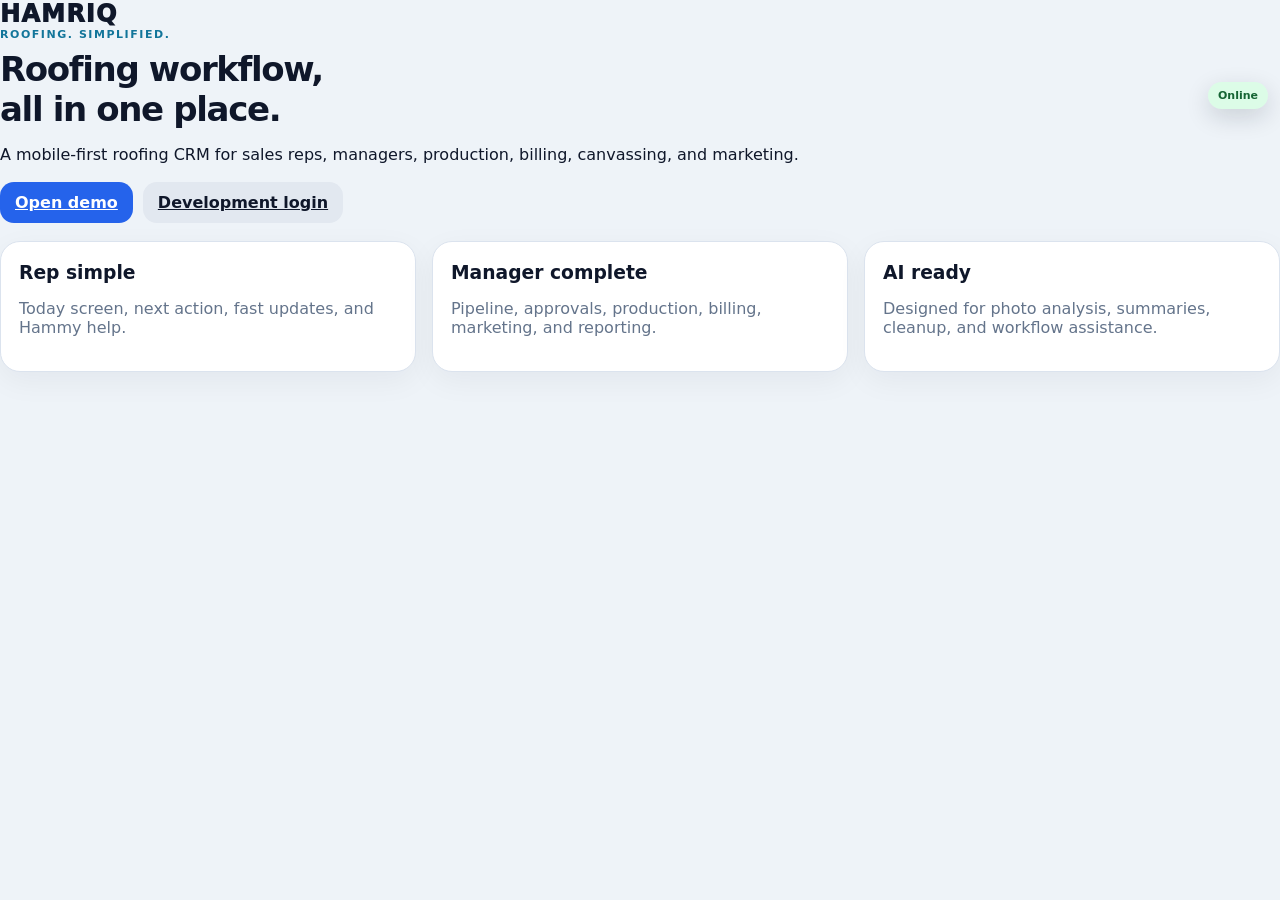
<file: index.html>
<!doctype html>
<html lang="en">
<head>
  <meta charset="utf-8" />
  <meta name="viewport" content="width=device-width, initial-scale=1, viewport-fit=cover" />
  <meta name="theme-color" content="#0b1220" />
  <meta http-equiv="Cache-Control" content="no-store, no-cache, must-revalidate, max-age=0" />
  <meta http-equiv="Pragma" content="no-cache" />
  <meta http-equiv="Expires" content="0" />
  <title>HAMRIQ</title>
  <link rel="stylesheet" href="styles.css?v=20261002-mobile-home-v5" />
  <link rel="stylesheet" href="src/workspace/mobile-consolidated-flows.css?v=20261002-mobile-home-v5" />
  <link rel="stylesheet" href="src/workspace/final-workflow-batch.css?v=20261002-mobile-home-v5" />
  <link rel="stylesheet" href="src/workspace/final-operations-finish.css?v=20261002-mobile-home-v5" />
  <link rel="stylesheet" href="src/workspace/inspection-photo-finish.css?v=20261002-mobile-home-v5" />
  <link rel="stylesheet" href="src/workspace/approved-features-completion.css?v=20261002-mobile-home-v5" />
  <link rel="stylesheet" href="src/workspace/approved-functionality-pack.css?v=20261002-mobile-home-v5" />
  <link rel="stylesheet" href="src/workspace/approved-remaining-pack.css?v=20261002-mobile-home-v5" />
  <link rel="stylesheet" href="src/workspace/provider-adapters.css?v=20261002-mobile-home-v5" />
  <link rel="stylesheet" href="src/workspace/estimate-supplement-priority.css?v=20261002-mobile-home-v5" />
  <link rel="stylesheet" href="src/workspace/estimate-supplement-engine.css?v=20261002-mobile-home-v5" />
  <link rel="stylesheet" href="src/workspace/field-sales-intelligence.css?v=20261002-mobile-home-v5" />
  <link rel="stylesheet" href="src/workspace/customer-ops-intelligence.css?v=20261002-mobile-home-v5" />
  <link rel="stylesheet" href="src/workspace/completeness-dashboard.css?v=20261002-mobile-home-v5" />
  <link rel="stylesheet" href="src/workspace/runtime-self-check.css?v=20261002-mobile-home-v5" />
  <link rel="stylesheet" href="src/workspace/lost-feature-recovery.css?v=20261002-mobile-home-v5" />
  <link rel="stylesheet" href="src/workspace/fire-urgency.css?v=20261002-mobile-home-v5" />
  <link rel="stylesheet" href="src/workspace/completion-polish.css?v=20261002-mobile-home-v5" />
  <link rel="stylesheet" href="src/workspace/mobile-home.css?v=20261002-mobile-home-v5" />
</head>
<body>
  <div id="app"></div>
  <script>
    const HAMRIQ_BUILD_VERSION = '20261002-mobile-home-v5';
    const host = location.hostname.toLowerCase();
    function showLoadIssue(path) {
      const box = document.getElementById('hamriqLoadIssues') || (() => {
        const el = document.createElement('div');
        el.id = 'hamriqLoadIssues';
        el.style.cssText = 'position:fixed;left:12px;right:12px;bottom:12px;z-index:99999;background:#7f1d1d;color:white;border:1px solid #fecaca;border-radius:14px;padding:12px;font:13px/1.35 system-ui, sans-serif;box-shadow:0 18px 50px rgba(0,0,0,.35)';
        el.innerHTML = '<strong>HAMRIQ load warning</strong><div id="hamriqLoadIssueList" style="margin-top:6px"></div>';
        document.body.appendChild(el);
        return el;
      })();
      const list = box.querySelector('#hamriqLoadIssueList');
      const item = document.createElement('div');
      item.textContent = `Could not load: ${path}`;
      list.appendChild(item);
    }
    if (host === 'hamriq.com' || host === 'www.hamriq.com') {
      location.replace('/landing.html');
    } else {
      const load = path => {
        const s = document.createElement('script');
        s.type = 'module';
        s.src = `${path}?v=${HAMRIQ_BUILD_VERSION}`;
        s.onerror = () => showLoadIssue(path);
        document.body.appendChild(s);
      };
      load('app.js');
      load('src/workspace/mobile-consolidated-flows.mjs');
      load('src/workspace/hammy-action-layer.mjs');
      load('src/workspace/final-workflow-batch.mjs');
      load('src/workspace/final-operations-finish.mjs');
      load('src/workspace/inspection-photo-finish.mjs');
      load('src/workspace/approved-features-completion.mjs');
      load('src/workspace/approved-functionality-pack.mjs');
      load('src/workspace/approved-remaining-pack.mjs');
      load('src/workspace/provider-adapters.mjs');
      load('src/workspace/estimate-supplement-priority.mjs');
      load('src/workspace/estimate-supplement-engine.mjs');
      load('src/workspace/field-sales-intelligence.mjs');
      load('src/workspace/customer-ops-intelligence.mjs');
      load('src/workspace/completeness-dashboard.mjs');
      load('src/workspace/runtime-self-check.mjs');
      load('src/workspace/lost-feature-recovery.mjs');
      load('src/workspace/fire-urgency.mjs');
      load('src/workspace/completion-polish.mjs');
      load('src/workspace/mobile-home.mjs');
    }
  </script>
</body>
</html>
</file>
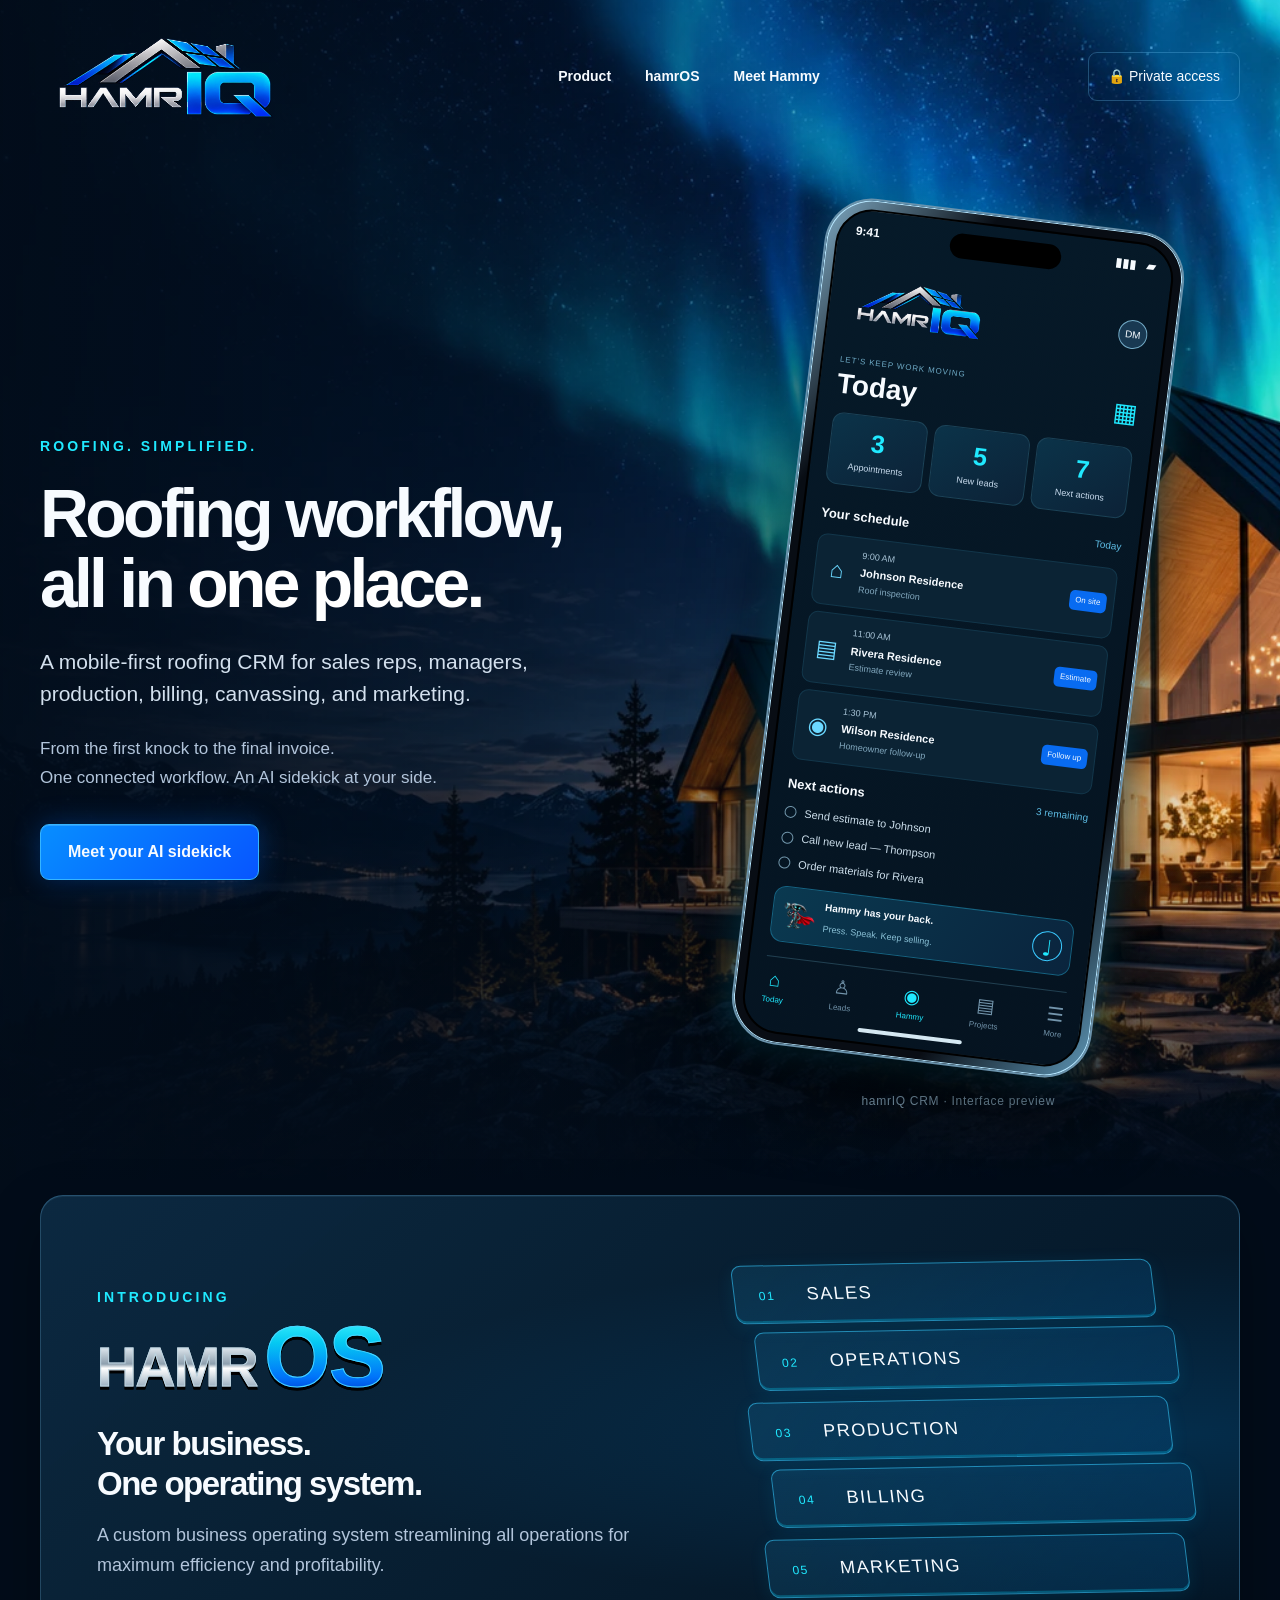
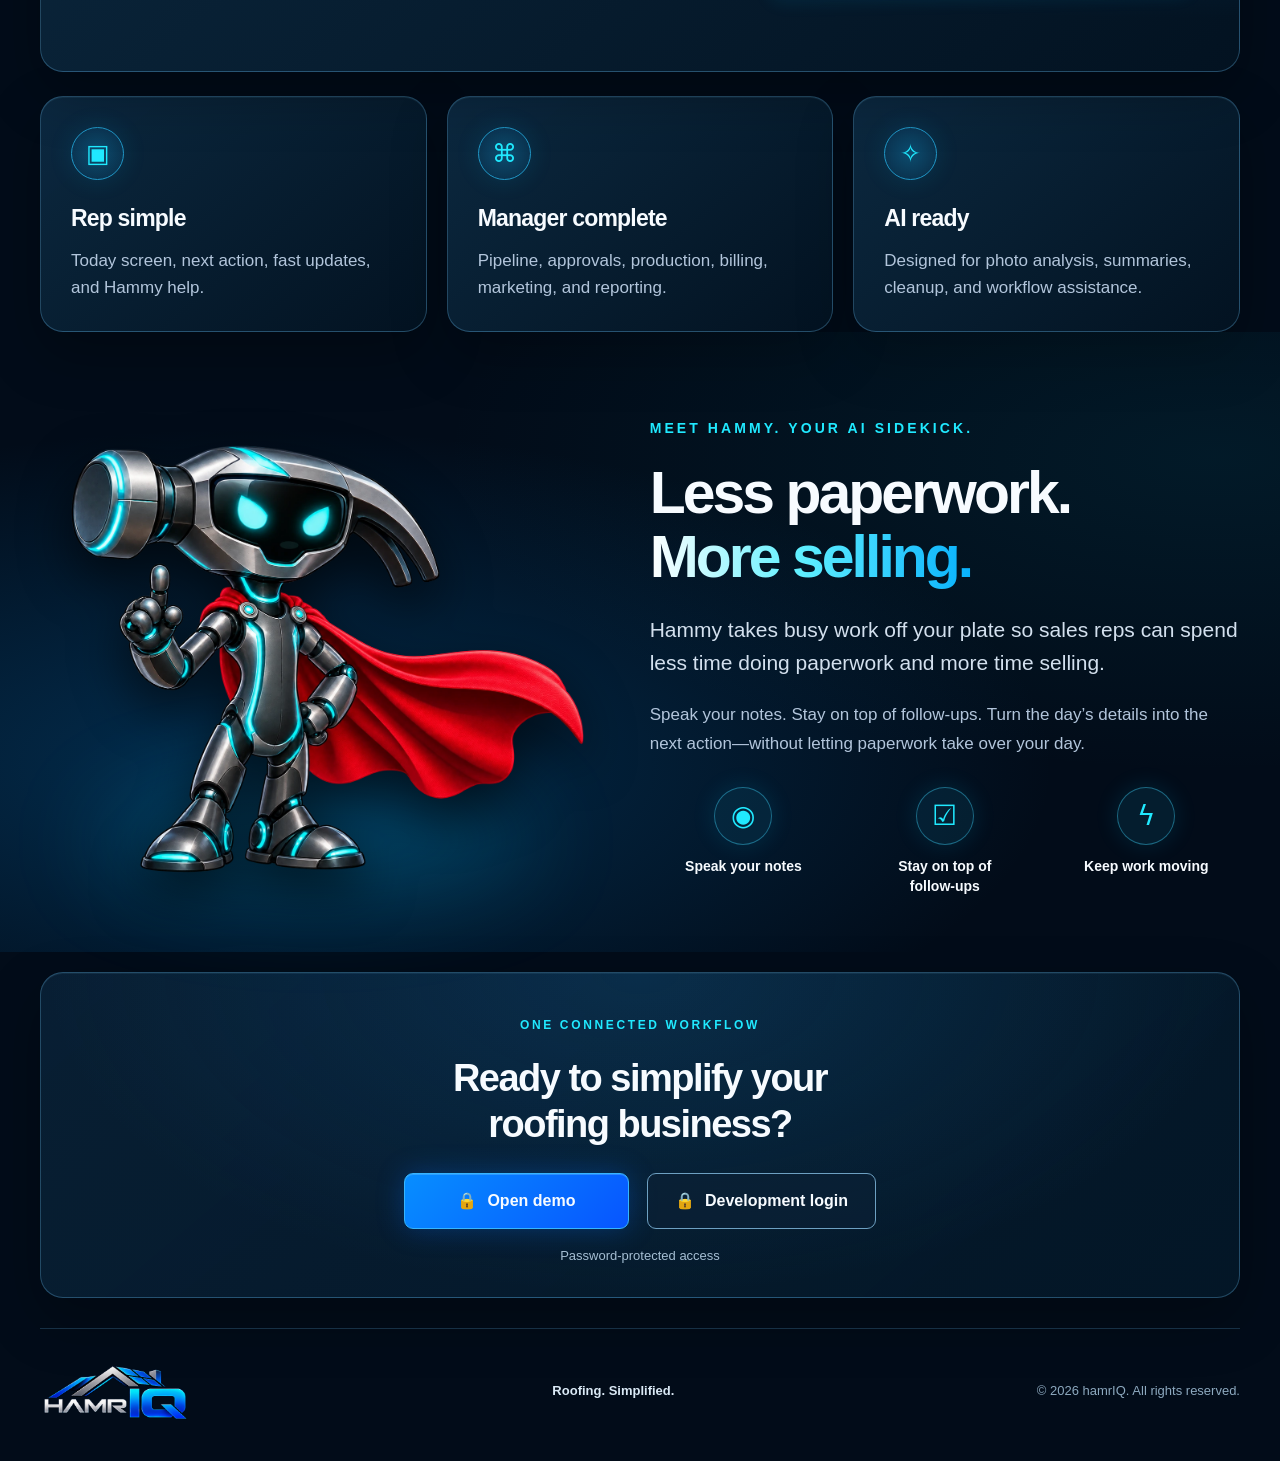
<file: landing.html>
<!doctype html>
<html lang="en">
<head>
  <meta charset="utf-8">
  <meta name="viewport" content="width=device-width, initial-scale=1, viewport-fit=cover">
  <meta name="theme-color" content="#020c19">
  <meta name="description" content="hamrIQ brings your roofing workflow into one place. Meet hamrOS, your custom business operating system, and Hammy, your AI sidekick. Less paperwork. More selling.">
  <title>hamrIQ — Roofing. Simplified.</title>
  <link rel="stylesheet" href="/landing.css?v=aurora-20261001">
</head>
<body>
  <header class="header container">
    <a class="brand" href="#home" aria-label="hamrIQ home"><img src="/assets/hamriq-logo.webp" alt="hamrIQ" width="310" height="155"></a>
    <nav aria-label="Main navigation"><a href="#product">Product</a><a href="#hamros">hamrOS</a><a href="#hammy">Meet Hammy</a></nav>
    <a class="nav-access" href="#access"><span aria-hidden="true">&#128274;</span> Private access</a>
  </header>
  <main id="home">
    <section class="hero" id="product">
      <div class="hero-image" aria-hidden="true"></div>
      <div class="hero-layout container">
        <div class="hero-copy">
          <p class="eyebrow">ROOFING. SIMPLIFIED.</p>
          <h1>Roofing workflow,<br>all in <span>one place.</span></h1>
          <p class="lead">A mobile-first roofing CRM for sales reps, managers, production, billing, canvassing, and marketing.</p>
          <p class="hero-note">From the first knock to the final invoice.<br>One connected workflow. An AI sidekick at your side.</p>
          <a class="button primary" href="#hammy">Meet your AI sidekick</a>
        </div>
        <div class="product-visual">
          <div class="iphone" aria-label="Illustrative hamrIQ CRM preview">
            <div class="phone-screen">
              <div class="status"><span>9:41</span><span class="island" aria-hidden="true"></span><span aria-hidden="true">▮▮▮ &nbsp; ▰</span></div>
              <div class="app-brand"><img src="/assets/hamriq-logo.webp" alt="hamrIQ" width="145" height="73"><span class="avatar" aria-hidden="true">DM</span></div>
              <div class="app-heading"><div><small>LET’S KEEP WORK MOVING</small><h2>Today</h2></div><span class="calendar-icon" aria-hidden="true">▦</span></div>
              <div class="stats"><div><strong>3</strong><span>Appointments</span></div><div><strong>5</strong><span>New leads</span></div><div><strong>7</strong><span>Next actions</span></div></div>
              <div class="list-label">Your schedule <span>Today</span></div>
              <div class="appointment"><span class="app-icon" aria-hidden="true">⌂</span><div><small>9:00 AM</small><b>Johnson Residence</b><span>Roof inspection</span></div><em>On site</em></div>
              <div class="appointment"><span class="app-icon" aria-hidden="true">▤</span><div><small>11:00 AM</small><b>Rivera Residence</b><span>Estimate review</span></div><em>Estimate</em></div>
              <div class="appointment"><span class="app-icon" aria-hidden="true">◉</span><div><small>1:30 PM</small><b>Wilson Residence</b><span>Homeowner follow-up</span></div><em>Follow up</em></div>
              <div class="list-label next-label">Next actions <span>3 remaining</span></div>
              <div class="next-action"><i></i><span>Send estimate to Johnson</span></div>
              <div class="next-action"><i></i><span>Call new lead — Thompson</span></div>
              <div class="next-action"><i></i><span>Order materials for Rivera</span></div>
              <div class="hammy-app"><img src="/assets/hammy.webp" alt="" width="48" height="54"><div><b>Hammy has your back.</b><span>Press. Speak. Keep selling.</span></div><span class="mic" aria-hidden="true">♩</span></div>
              <div class="app-tabs" aria-hidden="true"><span class="active">⌂<small>Today</small></span><span>♙<small>Leads</small></span><span class="hammy-tab">◉<small>Hammy</small></span><span>▤<small>Projects</small></span><span>☰<small>More</small></span></div>
              <div class="home-indicator" aria-hidden="true"></div>
            </div>
          </div>
          <p class="preview-caption">hamrIQ CRM · Interface preview</p>
        </div>
      </div>
    </section>
    <section id="hamros" class="os-section container">
      <div class="os-panel glass">
        <div class="os-copy"><p class="eyebrow">INTRODUCING</p><div class="os-wordmark" aria-label="hamrOS"><span>HAMR</span><strong>OS</strong></div><h2>Your business.<br>One operating system.</h2><p>A custom business operating system streamlining all operations for maximum efficiency and profitability.</p></div>
        <div class="os-stack" aria-label="Connected business operations"><div><span>01</span> Sales</div><div><span>02</span> Operations</div><div><span>03</span> Production</div><div><span>04</span> Billing</div><div><span>05</span> Marketing</div></div>
      </div>
      <div class="feature-grid">
        <article class="glass feature"><div class="feature-icon" aria-hidden="true">▣</div><h3>Rep simple</h3><p>Today screen, next action, fast updates, and Hammy help.</p></article>
        <article class="glass feature"><div class="feature-icon" aria-hidden="true">⌘</div><h3>Manager complete</h3><p>Pipeline, approvals, production, billing, marketing, and reporting.</p></article>
        <article class="glass feature"><div class="feature-icon" aria-hidden="true">✧</div><h3>AI ready</h3><p>Designed for photo analysis, summaries, cleanup, and workflow assistance.</p></article>
      </div>
    </section>
    <section id="hammy" class="hammy-section">
      <div class="hammy-layout container"><div class="hammy-art"><div class="character-glow" aria-hidden="true"></div><img src="/assets/hammy.webp" alt="Hammy, the chrome hammer-headed AI sidekick with cyan eyes and a red cape" width="650" height="650" loading="lazy"></div>
        <div class="hammy-copy"><p class="eyebrow">MEET HAMMY. YOUR AI SIDEKICK.</p><h2>Less paperwork.<br><span>More selling.</span></h2><p class="lead">Hammy takes busy work off your plate so sales reps can spend less time doing paperwork and more time selling.</p><p class="hammy-description">Speak your notes. Stay on top of follow-ups. Turn the day’s details into the next action—without letting paperwork take over your day.</p><div class="ai-features"><div><span aria-hidden="true">◉</span><b>Speak your notes</b></div><div><span aria-hidden="true">☑</span><b>Stay on top of follow-ups</b></div><div><span aria-hidden="true">ϟ</span><b>Keep work moving</b></div></div></div>
      </div>
    </section>
    <section id="access" class="access-section container"><div class="glass access-panel"><p class="eyebrow">ONE CONNECTED WORKFLOW</p><h2>Ready to simplify your<br>roofing business?</h2><div class="actions"><a class="button primary" href="https://hamriq.app"><span aria-hidden="true">&#128274;</span> Open demo</a><a class="button secondary" href="https://dev.hamriq.app"><span aria-hidden="true">&#128274;</span> Development login</a></div><p class="locknote">Password-protected access</p></div></section>
  </main>
  <footer class="container footer"><a class="brand" href="#home" aria-label="hamrIQ home"><img src="/assets/hamriq-logo.webp" alt="hamrIQ" width="180" height="90" loading="lazy"></a><p>Roofing. Simplified.</p><p>© 2026 hamrIQ. All rights reserved.</p></footer>
</body>
</html>
</file>
<file: styles.css>
*{box-sizing:border-box}html{background:#eef3f8}body{margin:0;font-family:Inter,system-ui,-apple-system,Segoe UI,sans-serif;background:#eef3f8;color:#0f172a}button,input,select,textarea{font:inherit}button{cursor:pointer}.shell{min-height:100vh}.top{height:72px;background:#07111f;color:#fff;display:flex;align-items:center;justify-content:space-between;padding:0 max(16px,env(safe-area-inset-left));position:sticky;top:0;z-index:20;box-shadow:0 10px 26px #0f172a30}.brand{font-weight:950;letter-spacing:.05em;font-size:24px}.brand span{font-size:12px;opacity:.7;margin-left:8px}.layout{display:flex;min-height:calc(100vh - 72px)}nav{width:240px;background:#0d1829;color:#cbd5e1;padding:16px;display:flex;flex-direction:column;gap:8px;position:sticky;top:72px;height:calc(100vh - 72px)}nav button{border:0;background:transparent;color:inherit;text-align:left;padding:13px 14px;border-radius:14px;font-weight:750}nav button.active,nav button:hover{background:#1e293b;color:#fff}.main{flex:1;padding:24px 24px 110px;max-width:1450px;margin:0 auto;width:100%}h1{margin:.1rem 0 .25rem;font-size:34px;letter-spacing:-.04em}h2,h3{margin:.15rem 0}.grid{display:grid;gap:16px}.cards{grid-template-columns:repeat(auto-fit,minmax(190px,1fr))}.two{grid-template-columns:minmax(0,1.2fr) minmax(320px,.8fr)}.card{background:white;border:1px solid #dbe3ee;border-radius:20px;padding:18px;box-shadow:0 9px 30px #0f172a0d}.hero{background:linear-gradient(135deg,#07111f,#173464);color:#fff;border:0}.soft{background:#f8fafc}.metric{font-size:34px;font-weight:950;line-height:1;margin-top:8px}.muted{color:#64748b}.hero .muted{color:#cbd5e1}.section{margin-top:18px}.row{display:flex;gap:10px;align-items:center;flex-wrap:wrap}.between{justify-content:space-between}.stack{display:grid;gap:12px}.btn{border:0;border-radius:14px;padding:11px 15px;background:#0f172a;color:#fff;font-weight:850}.btn.secondary{background:#e2e8f0;color:#0f172a}.btn.accent{background:#2563eb}.btn.good{background:#16a34a}.btn.warn{background:#f59e0b;color:#111827}.btn.ghost{background:#f8fafc;color:#0f172a;border:1px solid #dbe3ee}.btn.big{width:100%;padding:16px 18px;font-size:17px}.input{width:100%;padding:12px 13px;border:1px solid #cbd5e1;border-radius:12px;background:#fff}.field{display:grid;gap:6px}.form{display:grid;gap:12px;grid-template-columns:repeat(auto-fit,minmax(220px,1fr))}.table{width:100%;border-collapse:collapse}.table th,.table td{padding:13px 10px;border-bottom:1px solid #e2e8f0;text-align:left;vertical-align:top}.pill{display:inline-flex;align-items:center;gap:6px;padding:6px 10px;border-radius:999px;background:#e2e8f0;font-size:12px;font-weight:850}.pill.red{background:#fee2e2;color:#991b1b}.pill.yellow{background:#fef3c7;color:#92400e}.pill.green{background:#dcfce7;color:#166534}.pill.blue{background:#dbeafe;color:#1d4ed8}.pill.gray{background:#e5e7eb;color:#374151}.progress{height:10px;background:#e2e8f0;border-radius:99px;overflow:hidden}.progress i{display:block;height:100%;background:#2563eb}.modal{position:fixed;inset:0;background:#0f172a99;display:grid;place-items:center;padding:20px;z-index:40}.modal>div{background:white;border-radius:22px;padding:22px;max-width:780px;width:100%;max-height:90vh;overflow:auto}.notice{padding:14px;border-radius:14px;background:#fff7ed;border:1px solid #fed7aa}.login{min-height:100vh;display:grid;place-items:center;padding:20px}.login .card{max-width:430px;width:100%}.bottom-bar{display:none}.fab{position:fixed;right:18px;bottom:18px;border:0;border-radius:999px;background:#2563eb;color:white;padding:16px 18px;font-weight:950;box-shadow:0 12px 34px #1d4ed866;z-index:25}.mini{font-size:12px}.timeline{border-left:3px solid #dbeafe;padding-left:14px}.empty{border:2px dashed #cbd5e1;border-radius:18px;padding:22px;text-align:center;color:#64748b;background:#fff}.screen-steps li{margin:8px 0}.quick-card{border:1px solid #e2e8f0;border-radius:18px;padding:14px;background:#fff}.quick-card strong{display:block}@media(max-width:880px){.layout{display:block}nav{display:none}.top{height:auto;min-height:66px;padding:12px 14px}.top .row span{display:none}.main{padding:18px 14px 116px}.two{grid-template-columns:1fr}.bottom-bar{position:fixed;display:grid;grid-template-columns:repeat(4,1fr);gap:8px;left:0;right:0;bottom:0;padding:10px 10px max(10px,env(safe-area-inset-bottom));background:#ffffffee;backdrop-filter:blur(14px);border-top:1px solid #e2e8f0;z-index:24}.bottom-bar button{border:0;border-radius:14px;padding:10px 6px;background:#eef2ff;color:#0f172a;font-weight:850}.bottom-bar button.active{background:#2563eb;color:#fff}.fab{right:14px;bottom:82px}h1{font-size:29px}.table{font-size:13px;display:block;overflow-x:auto}.card{border-radius:18px;padding:16px}}/* Operational workspace */
.workspace-brand{display:flex;align-items:center;gap:10px;text-decoration:none;color:white}.workspace-brand img{width:135px;height:58px;object-fit:contain}.workspace-brand span{font-size:10px;letter-spacing:.14em;color:#67e8f9}.workspace .main{max-width:1550px}.page-heading{display:flex;justify-content:space-between;gap:18px;align-items:center;margin:22px 0}.eyebrow{font-size:11px;font-weight:850;letter-spacing:.14em;color:#12759a;margin:0 0 8px}.workspace-context{display:flex;gap:14px;align-items:center;background:#fff;border:1px solid #dbe3ee;border-radius:16px;padding:14px}.workspace-context label{white-space:nowrap;font-size:12px;font-weight:750;color:#64748b}.workspace-context select{max-width:700px}.compact{width:auto!important;max-width:220px}.demo-banner{background:#e3f7fd;border:1px solid #b7eaf6;padding:10px 14px;border-radius:12px;color:#115977;font-size:12px}.workflow-grid{display:grid;grid-template-columns:repeat(auto-fit,minmax(245px,1fr));gap:14px}.workflow-card{display:flex;flex-direction:column;align-items:flex-start;min-height:180px;border-top:3px solid #24b9d0}.workflow-card h3{font-size:18px;margin:8px 0}.workflow-card .btn{margin-top:auto}.workflow-count{font-size:10px;text-transform:uppercase;font-weight:800;letter-spacing:.08em;color:#64748b}.record-row{display:flex;justify-content:space-between;gap:18px;padding:20px 0;border-bottom:1px solid #e2e8f0}.record-row:last-child{border:0}.record-row>div:first-child{min-width:0;flex:1}.record-row p{margin:8px 0;white-space:pre-wrap;overflow-wrap:anywhere}.record-actions{display:flex;flex-wrap:wrap;align-content:flex-start;gap:8px;max-width:270px}.record-actions .btn{font-size:11px;padding:8px 10px}.diagnostic{font-size:12px;padding:9px 12px;border-radius:8px}.diagnostic.warning{background:#fff2d8;color:#865d12}.diagnostic.good{background:#e2f8eb;color:#18633b}.estimate-total{color:#146489}.timeline-item{padding:12px 16px;border-left:2px solid #27b9d0;margin:10px 0;background:#f8fafc;border-radius:0 10px 10px 0}.timeline-item p{margin:7px 0}.nav-footer{margin-top:auto;padding:20px 14px;display:grid;gap:6px;font-size:12px;color:#73869c}.nav-footer b{color:#49e7f3;font-size:20px;letter-spacing:.08em}.workspace-status{padding:12px 16px;border-radius:12px;margin:12px 0;overflow-wrap:anywhere}.workspace-status.success{background:#dff6ec;color:#165b3b}.workspace-status.error{background:#fde5e7;color:#973442}.form-error{color:#a21d33;white-space:pre-wrap}.field.wide{grid-column:1/-1}.field input[type=checkbox]{width:22px;height:22px;accent-color:#1685b7}.record-details{display:grid;grid-template-columns:repeat(auto-fit,minmax(210px,1fr));gap:16px}.record-details dt{font-size:11px;color:#64748b;font-weight:bold}.record-details dd{margin:6px 0;white-space:pre-wrap;overflow-wrap:anywhere}.table-scroll{overflow:auto}.photo-grid{display:grid;grid-template-columns:repeat(auto-fill,minmax(125px,1fr));gap:12px;margin-top:20px}.photo-tile{border:1px solid #cae4ed;border-radius:12px;background:#edf8fc;display:grid;gap:8px;text-align:left;padding:14px}.photo-tile span{font-size:30px;color:#1694b4}.photo-tile small{color:#64748b;overflow-wrap:anywhere}.evidence-preview{width:100%;max-height:65vh;object-fit:contain;margin:20px 0}.hammy-workspace{display:flex;align-items:center;gap:24px;background:linear-gradient(110deg,#071827,#143a51);color:white;padding:32px}.hammy-workspace img{width:200px;max-height:300px;object-fit:contain}.hammy-workspace .muted{color:#bad0dc}.hammy-workspace h2{font-size:36px}.hammy-workspace .eyebrow{color:#40e4ed}.digital-card{background:linear-gradient(120deg,#081b30,#145b78);color:#fff;border-radius:18px;padding:32px;margin-bottom:20px}.digital-card .eyebrow{color:#57eef6}.ai-result{white-space:pre-wrap;line-height:1.65;max-height:60vh;overflow:auto;padding:20px 0}.portal-wrap{max-width:1000px;margin:auto;padding:60px 24px}.portal-brand{font-size:26px;font-weight:900;margin-bottom:35px}.sr-only{position:absolute;width:1px;height:1px;padding:0;overflow:hidden;clip:rect(0,0,0,0);white-space:nowrap;border:0}.proposal-option{border-top:4px solid #19bfd3}.workspace .card h2{font-size:21px}.workspace .hero h2{color:white}button:focus-visible,a:focus-visible{outline:3px solid #14b8d4;outline-offset:3px}input:focus,textarea:focus,select:focus{outline:2px solid #29b6cd;outline-offset:2px}@media(max-width:880px){.workspace-context{flex-wrap:wrap}.workspace-context select{flex:1;min-width:180px}.page-heading{align-items:flex-start;flex-direction:column}.record-row{flex-direction:column}.record-actions{max-width:none}.hammy-workspace{flex-direction:column;padding:24px;align-items:flex-start}.hammy-workspace img{width:140px;align-self:center}.workspace-brand img{width:105px}.top .row{gap:6px}.top .btn{padding:8px 10px;font-size:12px}.top .compact{max-width:125px}.workflow-grid{grid-template-columns:1fr}.workspace .notice{line-height:1.6}.record-details{grid-template-columns:1fr}.portal-wrap{padding:32px 16px}}
</file>
<file: src/workspace/mobile-consolidated-flows.css>
.mobile-flow-button{position:fixed;left:18px;bottom:18px;z-index:35;border:0;border-radius:999px;background:#07111f;color:#fff;padding:15px 18px;font-weight:950;box-shadow:0 14px 36px rgba(15,23,42,.28)}.mobile-flow-ribbon{margin:18px 0;background:linear-gradient(135deg,#061120,#123a54);border:1px solid rgba(20,184,166,.24);border-radius:22px;padding:16px;color:#fff;box-shadow:0 14px 36px rgba(15,23,42,.16)}.mobile-flow-ribbon-title{display:flex;align-items:flex-end;justify-content:space-between;gap:14px;margin-bottom:14px}.mobile-flow-ribbon-title strong{font-size:20px}.mobile-flow-ribbon-title span{color:#b9d5df;font-size:13px}.mobile-flow-ribbon-scroll{display:grid;grid-template-columns:repeat(auto-fit,minmax(210px,1fr));gap:10px}.mobile-flow-ribbon-scroll button{border:1px solid rgba(255,255,255,.12);background:rgba(255,255,255,.08);color:#fff;text-align:left;border-radius:16px;padding:14px;min-height:98px}.mobile-flow-ribbon-scroll button:hover{background:rgba(255,255,255,.14)}.mobile-flow-ribbon-scroll b{display:block;margin-bottom:8px}.mobile-flow-ribbon-scroll span{font-size:12px;color:#c5dbe4;line-height:1.35}.mobile-flow-panel{position:fixed;inset:0;z-index:80;background:rgba(2,6,23,.72);backdrop-filter:blur(8px);display:flex;align-items:flex-end;justify-content:center;padding:18px}.mobile-flow-sheet{width:min(1120px,100%);max-height:92vh;overflow:auto;background:#f8fafc;border:1px solid #dbe3ee;border-radius:28px;padding:20px;box-shadow:0 30px 80px rgba(0,0,0,.35)}.mobile-flow-sheet-head{display:flex;justify-content:space-between;gap:16px;align-items:flex-start;padding:4px 4px 18px}.mobile-flow-sheet-head p{margin:0 0 6px;color:#12759a;font-size:11px;font-weight:950;letter-spacing:.15em}.mobile-flow-sheet-head h2{font-size:28px;line-height:1;margin:0;letter-spacing:-.04em}.mobile-flow-close{border:0;border-radius:999px;background:#0f172a;color:#fff;font-size:26px;line-height:1;width:44px;height:44px}.mobile-flow-grid{display:grid;grid-template-columns:repeat(auto-fit,minmax(260px,1fr));gap:14px}.mobile-flow-card{background:white;border:1px solid #dbe3ee;border-radius:20px;padding:16px;box-shadow:0 8px 24px rgba(15,23,42,.08)}.mobile-flow-card-head{display:flex;justify-content:space-between;gap:10px;align-items:center}.mobile-flow-card-head span{font-weight:950;font-size:17px}.mobile-flow-card-head button{border:0;border-radius:999px;background:#e0f2fe;color:#075985;padding:8px 11px;font-weight:850}.mobile-flow-card p{color:#64748b;font-size:13px;line-height:1.45;margin:10px 0 14px}.mobile-flow-actions{display:flex;flex-wrap:wrap;gap:8px}.mobile-flow-actions button{border:0;border-radius:12px;background:#0f172a;color:#fff;font-weight:850;padding:9px 11px;font-size:12px}.mobile-flow-actions button:nth-child(1){background:#2563eb}.hammy-action-layer{border-top:4px solid #20c7d8;background:linear-gradient(180deg,#ffffff,#f2fbff)}.hammy-action-layer textarea{font-size:16px;min-height:96px}.hammy-action-layer h2{font-size:28px}.hammy-action-result{margin-top:14px;border-radius:16px;padding:14px;line-height:1.55}.hammy-action-result.working{background:#e0f2fe;color:#075985}.hammy-action-result.done{background:#dcfce7;color:#14532d}.hammy-action-result.error{background:#fee2e2;color:#991b1b}.hammy-action-result ul{margin:8px 0 0;padding-left:20px}@media(max-width:880px){.mobile-flow-button{left:14px;bottom:82px;padding:14px 16px}.mobile-flow-ribbon{margin-top:14px;border-radius:20px;padding:14px}.mobile-flow-ribbon-title{align-items:flex-start;flex-direction:column}.mobile-flow-ribbon-scroll{display:flex;overflow-x:auto;scroll-snap-type:x mandatory;padding-bottom:2px}.mobile-flow-ribbon-scroll button{min-width:235px;scroll-snap-align:start}.mobile-flow-panel{padding:0;align-items:stretch}.mobile-flow-sheet{border-radius:24px 24px 0 0;margin-top:auto;max-height:94vh;padding:16px}.mobile-flow-sheet-head h2{font-size:23px}.mobile-flow-grid{grid-template-columns:1fr}.mobile-flow-card{border-radius:18px}.mobile-flow-actions button{flex:1 1 145px}.bottom-bar{padding-left:98px}.hammy-action-layer{padding:18px}.hammy-action-layer h2{font-size:24px}.hammy-action-layer .row .btn{flex:1 1 140px}}
</file>
<file: src/workspace/final-workflow-batch.css>
.final-batch-panel{border:1px solid #cbe8f2;background:linear-gradient(135deg,#ffffff,#f4fbff);border-radius:22px;padding:18px;box-shadow:0 12px 34px rgba(15,23,42,.08)}.final-batch-head{display:flex;align-items:flex-start;justify-content:space-between;gap:14px}.final-batch-head h2{font-size:23px;letter-spacing:-.03em;margin:.1rem 0}.final-batch-head.compact-head{padding-bottom:6px}.final-batch-badge{display:inline-flex;align-items:center;border-radius:999px;background:#0f172a;color:#fff;font-weight:950;font-size:11px;letter-spacing:.08em;padding:8px 10px;text-transform:uppercase;white-space:nowrap}.final-batch-metrics{display:grid;grid-template-columns:repeat(auto-fit,minmax(150px,1fr));gap:10px;margin-top:14px}.final-batch-metrics button{border:1px solid #dbe3ee;background:#fff;border-radius:16px;padding:14px;text-align:left;box-shadow:0 7px 18px rgba(15,23,42,.06)}.final-batch-metrics strong{display:block;font-size:28px;line-height:1;color:#0f172a}.final-batch-metrics span{display:block;color:#64748b;font-size:12px;font-weight:800;line-height:1.25;margin-top:7px}.final-batch-actions{display:flex;flex-wrap:wrap;gap:9px;margin-top:15px}.final-batch-actions button{border:0;border-radius:14px;background:#0f172a;color:white;font-weight:900;padding:11px 13px;box-shadow:0 7px 16px rgba(15,23,42,.12)}.final-batch-actions button:nth-child(1),.final-batch-actions button:nth-child(4),.final-batch-actions button:nth-child(7){background:#2563eb}.final-batch-actions.customer-grid,.final-batch-actions.manager-grid{display:grid;grid-template-columns:repeat(auto-fit,minmax(145px,1fr))}.final-batch-actions.customer-grid button,.final-batch-actions.manager-grid button{min-height:48px;text-align:center}.manager-hub{background:linear-gradient(135deg,#07111f,#123a54);color:#fff;border-color:#1f6b86}.manager-hub .muted,.manager-hub .eyebrow{color:#c7dce5}.manager-hub .final-batch-actions button{background:rgba(255,255,255,.12);border:1px solid rgba(255,255,255,.14)}.approval-rail{background:#fff7ed;border-color:#fed7aa}.final-field-dock{position:fixed;left:50%;bottom:calc(78px + env(safe-area-inset-bottom));transform:translateX(-50%);z-index:42;display:none;gap:8px;background:rgba(255,255,255,.92);border:1px solid #dbe3ee;border-radius:999px;padding:8px;box-shadow:0 18px 42px rgba(15,23,42,.2);backdrop-filter:blur(14px)}.final-field-dock button{border:0;border-radius:999px;background:#0f172a;color:#fff;font-weight:950;padding:10px 12px;font-size:12px}.final-field-dock button:last-child{background:#2563eb}@media(max-width:880px){.final-batch-panel{border-radius:20px;padding:15px}.final-batch-head{flex-direction:column}.final-batch-head h2{font-size:20px}.final-batch-metrics{grid-template-columns:repeat(2,1fr)}.final-batch-actions{display:grid;grid-template-columns:repeat(2,1fr)}.final-batch-actions button{padding:12px 10px;min-height:48px}.final-field-dock{display:flex}.fab{bottom:144px}.mobile-flow-button{bottom:144px}.workspace-context{margin-top:12px}.command-center{margin-top:14px}.customer-actions{margin-top:0}.manager-hub .final-batch-actions{grid-template-columns:repeat(2,1fr)}}
</file>
<file: src/workspace/final-operations-finish.css>
.hamriq-completion{border-top:4px solid #0ea5e9;background:linear-gradient(180deg,#fff,#f8fbff)}.hamriq-completion-head{display:flex;align-items:flex-start;justify-content:space-between;gap:16px}.hamriq-completion-head h2,.hamriq-qa h2{font-size:24px;letter-spacing:-.03em}.hamriq-finish-grid{display:grid;grid-template-columns:repeat(auto-fit,minmax(220px,1fr));gap:14px;margin-top:18px}.hamriq-finish-grid article{background:#f8fafc;border:1px solid #dbe3ee;border-radius:18px;padding:14px;display:flex;flex-wrap:wrap;gap:8px;align-content:flex-start}.hamriq-finish-grid h3{flex:0 0 100%;font-size:16px;margin:0 0 6px}.hamriq-finish-grid button{border:0;border-radius:12px;background:#0f172a;color:#fff;font-weight:850;padding:9px 11px;font-size:12px}.hamriq-finish-grid button:first-of-type{background:#2563eb}.hamriq-qa{border-top:4px solid #22c55e}.hamriq-qa-grid{display:grid;grid-template-columns:repeat(auto-fit,minmax(220px,1fr));gap:10px;margin-top:14px}.hamriq-qa-grid label{display:flex;gap:10px;align-items:flex-start;background:#f8fafc;border:1px solid #dbe3ee;border-radius:14px;padding:12px}.hamriq-qa-grid input{width:20px;height:20px;accent-color:#16a34a}.hamriq-qa-grid b{display:block}.hamriq-qa-grid small{display:block;color:#64748b;margin-top:4px}.hamriq-net{position:fixed;right:12px;top:82px;z-index:60;border-radius:999px;padding:7px 10px;font-size:11px;font-weight:900;box-shadow:0 8px 24px rgba(15,23,42,.16)}.hamriq-net.online{background:#dcfce7;color:#166534}.hamriq-net.offline{background:#fee2e2;color:#991b1b}@media(max-width:880px){.hamriq-completion-head{flex-direction:column}.hamriq-finish-grid{grid-template-columns:1fr}.hamriq-finish-grid button{flex:1 1 135px}.hamriq-net{top:auto;right:12px;bottom:144px}.hamriq-completion{margin-bottom:10px}}
</file>
<file: src/workspace/inspection-photo-finish.css>
.inspection-photo-finish{border-top:4px solid #f97316;background:linear-gradient(180deg,#fff,#fffaf5)}.inspection-photo-head{display:flex;align-items:flex-start;justify-content:space-between;gap:16px}.inspection-photo-head h2{font-size:24px;letter-spacing:-.03em}.inspection-photo-progress{height:10px;background:#fed7aa;border-radius:999px;overflow:hidden;margin:14px 0}.inspection-photo-progress i{display:block;height:100%;background:#f97316;border-radius:999px}.inspection-photo-grid{display:grid;grid-template-columns:repeat(auto-fit,minmax(220px,1fr));gap:10px}.inspection-photo-grid label{display:flex;gap:10px;align-items:flex-start;background:#fff;border:1px solid #fed7aa;border-radius:14px;padding:12px}.inspection-photo-grid label.done{background:#fff7ed;border-color:#fb923c}.inspection-photo-grid input{width:20px;height:20px;accent-color:#f97316}.inspection-photo-grid b{display:block}.inspection-photo-grid small{display:block;color:#64748b;margin-top:4px}.inspection-photo-note{margin-top:14px;background:#fffbeb;border:1px solid #fde68a;border-radius:14px;padding:12px;color:#713f12}@media(max-width:880px){.inspection-photo-head{flex-direction:column}.inspection-photo-grid{grid-template-columns:1fr}.inspection-photo-head .row{width:100%}.inspection-photo-head .btn{flex:1}}
</file>
<file: src/workspace/approved-features-completion.css>
.approved-completion{border-top:4px solid #7c3aed;background:linear-gradient(180deg,#fff,#fbfaff)}.approved-completion h2{font-size:24px;letter-spacing:-.03em}.approved-completion-grid{display:grid;grid-template-columns:repeat(auto-fit,minmax(260px,1fr));gap:14px;margin-top:16px}.approved-completion-grid article{background:#fff;border:1px solid #ddd6fe;border-radius:18px;padding:14px}.approved-item{display:flex;justify-content:space-between;gap:12px;padding:10px 0;border-bottom:1px solid #ede9fe}.approved-item:last-of-type{border-bottom:0}.approved-item b{display:block}.approved-item small{display:block;color:#64748b;margin-top:3px;line-height:1.35}.approved-status{white-space:nowrap;align-self:flex-start;border-radius:999px;padding:5px 8px;font-size:10px;font-weight:950}.approved-status.ready{background:#dcfce7;color:#166534}.approved-status.setup-required{background:#ffedd5;color:#9a3412}.approved-status.training-required{background:#dbeafe;color:#1d4ed8}.approved-actions{display:flex;flex-wrap:wrap;gap:7px;margin-top:12px}.approved-actions button{border:0;border-radius:10px;background:#0f172a;color:#fff;font-weight:850;padding:8px 10px;font-size:11px}@media(max-width:880px){.approved-completion-grid{grid-template-columns:1fr}.approved-item{flex-direction:column}.approved-actions button{flex:1 1 120px}}
</file>
<file: src/workspace/approved-functionality-pack.css>
.approved-functionality{border-top:4px solid #0ea5e9}.approved-functionality h2{margin-top:0}.approved-pack-grid{display:grid;grid-template-columns:repeat(auto-fit,minmax(280px,1fr));gap:14px;margin-top:18px}.approved-pack-card{background:#f8fafc;border:1px solid #dbe3ee;border-radius:18px;padding:14px}.approved-pack-card h3{margin:0 0 12px;font-size:18px}.approved-pack-card button{width:100%;border:1px solid #dbe3ee;background:#fff;border-radius:14px;padding:12px;margin:8px 0;display:flex;justify-content:space-between;align-items:flex-start;gap:12px;text-align:left}.approved-pack-card button:hover{border-color:#38bdf8;box-shadow:0 8px 22px rgba(14,165,233,.12)}.approved-pack-card b{display:block;font-size:14px}.approved-pack-card small{display:block;color:#64748b;line-height:1.35;margin-top:4px}.approved-pack-card em{font-style:normal;font-size:11px;border-radius:999px;background:#e0f2fe;color:#075985;padding:5px 8px;white-space:nowrap;font-weight:850}@media(max-width:880px){.approved-pack-grid{grid-template-columns:1fr}.approved-pack-card button{padding:13px}.approved-pack-card em{display:none}}
</file>
<file: src/workspace/approved-remaining-pack.css>
.remaining-feature-pack{border-top:5px solid #0ea5e9;background:linear-gradient(180deg,#fff,#f8fbff)}.remaining-feature-pack h2{letter-spacing:-.03em}.remaining-feature-grid{display:grid;grid-template-columns:repeat(auto-fit,minmax(250px,1fr));gap:14px;margin-top:18px}.remaining-feature-card{background:#fff;border:1px solid #dbe3ee;border-radius:18px;padding:16px;box-shadow:0 8px 24px rgba(15,23,42,.07);display:grid;gap:10px}.remaining-feature-card>div:first-child{display:flex;justify-content:space-between;gap:10px;align-items:flex-start}.remaining-feature-card b{font-size:16px}.remaining-feature-card span{font-size:10px;font-weight:950;text-transform:uppercase;letter-spacing:.1em;color:#0369a1;background:#e0f2fe;padding:6px 8px;border-radius:999px;white-space:nowrap}.remaining-feature-card p{margin:0;color:#64748b;font-size:13px;line-height:1.45}.remaining-feature-card>div:last-child{display:flex;flex-wrap:wrap;gap:8px}.remaining-feature-card button{border:0;border-radius:12px;background:#0f172a;color:#fff;font-weight:850;padding:9px 10px;font-size:12px}.remaining-feature-card button:first-child{background:#2563eb}@media(max-width:880px){.remaining-feature-grid{grid-template-columns:1fr}.remaining-feature-card button{flex:1 1 130px}}
</file>
<file: src/workspace/provider-adapters.css>
.provider-adapter-hub{border-top:5px solid #22c55e;background:linear-gradient(180deg,#fff,#f6fff8)}.provider-adapter-grid{display:grid;grid-template-columns:repeat(auto-fit,minmax(250px,1fr));gap:14px;margin-top:18px}.provider-adapter-card{display:grid;gap:12px;background:#fff;border:1px solid #dbe3ee;border-radius:18px;padding:16px;box-shadow:0 8px 24px rgba(15,23,42,.07)}.provider-adapter-card>div{display:grid;gap:4px}.provider-adapter-card b{font-size:17px}.provider-adapter-card span{font-size:12px;color:#0369a1;font-weight:850}.provider-adapter-card ul{margin:0;padding-left:18px;color:#64748b;font-size:13px;line-height:1.45}.provider-adapter-card button{border:0;border-radius:13px;background:#0f172a;color:#fff;font-weight:900;padding:11px 12px}@media(max-width:880px){.provider-adapter-grid{grid-template-columns:1fr}.provider-adapter-card button{width:100%}}
</file>
<file: src/workspace/estimate-supplement-priority.css>
.estimate-supp-priority{border:1px solid #fed7aa;border-top:6px solid #f97316;background:linear-gradient(180deg,#fff7ed,#ffffff);box-shadow:0 18px 45px rgba(234,88,12,.12)}.estimate-supp-head{display:flex;justify-content:space-between;align-items:flex-start;gap:18px}.estimate-supp-head h2{font-size:clamp(24px,4vw,38px);letter-spacing:-.05em;margin:.15rem 0}.estimate-supp-badge{background:#111827;color:#fff;border-radius:999px;padding:10px 14px;font-weight:950;font-size:12px;letter-spacing:.08em;white-space:nowrap}.estimate-supp-grid{display:grid;grid-template-columns:repeat(auto-fit,minmax(240px,1fr));gap:14px;margin-top:18px}.estimate-supp-step{background:#fff;border:1px solid #fed7aa;border-radius:18px;padding:16px;display:grid;gap:10px;box-shadow:0 8px 24px rgba(15,23,42,.06)}.estimate-supp-step h3{margin:0;font-size:16px;letter-spacing:-.02em}.estimate-supp-step p{margin:0;color:#64748b;font-size:13px;line-height:1.45}.estimate-supp-step div{display:flex;flex-wrap:wrap;gap:8px}.estimate-supp-step button{border:0;border-radius:12px;background:#ea580c;color:#fff;font-weight:900;padding:10px 11px;font-size:12px}.estimate-supp-step button:nth-child(2){background:#111827}@media(max-width:780px){.estimate-supp-head{display:block}.estimate-supp-badge{display:inline-flex;margin-top:10px}.estimate-supp-grid{grid-template-columns:1fr}.estimate-supp-step button{flex:1 1 140px}}
</file>
<file: src/workspace/estimate-supplement-engine.css>
.estimate-engine{border:2px solid rgba(22,163,74,.28);background:linear-gradient(180deg,#f0fdf4,#fff);box-shadow:0 18px 55px rgba(22,101,52,.12)}.estimate-engine-head{display:flex;justify-content:space-between;gap:18px;align-items:flex-start}.estimate-engine h2{letter-spacing:-.04em}.estimate-total{min-width:220px;background:#052e16;color:#fff;border-radius:20px;padding:16px;text-align:right;box-shadow:0 14px 35px rgba(5,46,22,.25)}.estimate-total span,.estimate-total small{display:block;color:#bbf7d0;font-weight:800}.estimate-total b{display:block;font-size:30px;line-height:1.1;margin:4px 0}.estimate-engine-grid{display:grid;grid-template-columns:repeat(auto-fit,minmax(220px,1fr));gap:14px;margin-top:18px}.estimate-engine article{background:#fff;border:1px solid #dcfce7;border-radius:18px;padding:14px;display:grid;gap:10px}.estimate-engine article h3{margin:0;font-size:15px}.estimate-engine label{display:grid;gap:5px}.estimate-engine label span{font-size:11px;font-weight:950;text-transform:uppercase;letter-spacing:.08em;color:#166534}.estimate-engine input,.estimate-engine textarea{border:1px solid #bbf7d0;border-radius:12px;padding:10px 11px;font-weight:800;background:#fafffb}.estimate-engine textarea{min-height:90px;resize:vertical}.estimate-breakdown p{display:flex;justify-content:space-between;gap:10px;margin:0;padding:8px 0;border-bottom:1px dashed #bbf7d0}.estimate-breakdown p:last-child{border-bottom:0;background:#ecfdf5;border-radius:12px;padding:10px}.estimate-breakdown span{font-weight:950}.estimate-notes{margin-top:14px}.estimate-engine-actions{display:flex;flex-wrap:wrap;gap:9px;margin-top:14px}.estimate-engine-actions button{border:0;border-radius:13px;padding:10px 12px;background:#166534;color:#fff;font-weight:900}.estimate-engine-actions button:nth-child(5){background:#b91c1c}.estimate-engine-actions button:nth-child(7),.estimate-engine-actions button:nth-child(8){background:#0f172a}@media(max-width:760px){.estimate-engine-head{display:grid}.estimate-total{text-align:left}.estimate-engine-actions button{flex:1 1 145px}}
</file>
<file: src/workspace/field-sales-intelligence.css>
.field-intel{border-top:5px solid #22c55e;background:linear-gradient(180deg,#f7fff9,#ffffff)}.field-intel h2{letter-spacing:-.03em}.field-intel-grid{display:grid;grid-template-columns:repeat(auto-fit,minmax(245px,1fr));gap:14px;margin-top:18px}.field-intel-card{background:#fff;border:1px solid #d9f3df;border-radius:18px;padding:16px;box-shadow:0 10px 28px rgba(21,128,61,.09);display:grid;gap:10px}.field-intel-card>div:first-child{display:flex;align-items:flex-start;justify-content:space-between;gap:10px}.field-intel-card b{font-size:16px}.field-intel-card span{font-size:10px;text-transform:uppercase;letter-spacing:.12em;font-weight:950;color:#166534;background:#dcfce7;border-radius:999px;padding:6px 8px;white-space:nowrap}.field-intel-card p{margin:0;color:#475569;font-size:13px;line-height:1.45}.field-intel-actions{display:flex;flex-wrap:wrap;gap:8px}.field-intel-actions button{border:0;border-radius:12px;background:#14532d;color:#fff;font-weight:900;font-size:12px;padding:9px 10px}.field-intel-actions button:first-child{background:#16a34a}@media(max-width:760px){.field-intel-grid{grid-template-columns:1fr}.field-intel-actions button{flex:1 1 135px}}
</file>
<file: src/workspace/customer-ops-intelligence.css>
.customer-ops{border-top:5px solid #7c3aed;background:linear-gradient(180deg,#fbf7ff,#fff)}.customer-ops h2{letter-spacing:-.035em}.customer-ops-grid{display:grid;grid-template-columns:repeat(auto-fit,minmax(250px,1fr));gap:14px;margin-top:18px}.customer-ops-card{background:#fff;border:1px solid #e9d5ff;border-radius:20px;padding:16px;display:grid;gap:10px;box-shadow:0 12px 30px rgba(88,28,135,.1)}.customer-ops-card>div:first-child{display:flex;justify-content:space-between;gap:10px;align-items:flex-start}.customer-ops-card b{font-size:16px;color:#312e81}.customer-ops-card span{font-size:10px;text-transform:uppercase;letter-spacing:.1em;font-weight:950;color:#6d28d9;background:#f3e8ff;border-radius:999px;padding:6px 8px;white-space:nowrap}.customer-ops-card p{margin:0;color:#64748b;font-size:13px;line-height:1.45}.customer-ops-actions{display:flex;flex-wrap:wrap;gap:8px}.customer-ops-actions button{border:0;border-radius:12px;background:#111827;color:#fff;font-weight:900;padding:9px 10px;font-size:12px}.customer-ops-actions button:first-child{background:#7c3aed}@media(max-width:860px){.customer-ops-grid{grid-template-columns:1fr}.customer-ops-actions button{flex:1 1 145px}}
</file>
<file: src/workspace/completeness-dashboard.css>
.completeness-dashboard{border:1px solid #cbd5e1;background:linear-gradient(180deg,#ffffff,#f8fafc)}.completeness-dashboard h2{letter-spacing:-.035em}.completeness-grid{display:grid;grid-template-columns:repeat(auto-fit,minmax(230px,1fr));gap:12px;margin-top:16px}.completeness-grid article{border:1px solid #dbe3ee;border-radius:16px;background:#fff;padding:14px;box-shadow:0 8px 24px rgba(15,23,42,.06)}.completeness-grid article.setup{background:linear-gradient(180deg,#fffbeb,#fff)}.completeness-grid article>div{display:flex;justify-content:space-between;gap:10px;align-items:flex-start}.completeness-grid b{font-size:15px}.completeness-grid span{font-size:10px;font-weight:950;letter-spacing:.08em;border-radius:999px;padding:5px 7px;background:#dcfce7;color:#166534;white-space:nowrap}.completeness-grid .setup span{background:#fef3c7;color:#92400e}.completeness-grid p{margin:9px 0 0;color:#64748b;font-size:13px;line-height:1.45}.completeness-roadmap{margin-top:14px;border:1px dashed #cbd5e1;border-radius:14px;padding:12px;background:#fff}.completeness-roadmap summary{cursor:pointer;font-weight:900}.completeness-roadmap ul{margin:10px 0 0;padding-left:20px;color:#475569;font-size:13px;line-height:1.55}@media(max-width:760px){.completeness-grid{grid-template-columns:1fr}.completeness-grid article>div{align-items:flex-start}}
</file>
<file: src/workspace/runtime-self-check.css>
.runtime-self-check{border:1px solid #bbf7d0;background:linear-gradient(180deg,#f0fdf4,#fff);display:grid;gap:6px}.runtime-self-check.bad{border-color:#fecaca;background:linear-gradient(180deg,#fef2f2,#fff)}.runtime-self-check b{font-size:15px}.runtime-self-check small{color:#64748b}.runtime-self-check ul{margin:8px 0 0;padding-left:18px;color:#991b1b;font-size:12px;line-height:1.5}
</file>
<file: src/workspace/lost-feature-recovery.css>
.lost-feature-recovery{border-top:6px solid #7c3aed;background:linear-gradient(180deg,#fff,#faf7ff)}.lost-feature-recovery h2{letter-spacing:-.035em}.lost-feature-grid{display:grid;grid-template-columns:repeat(auto-fit,minmax(260px,1fr));gap:14px;margin-top:18px}.lost-feature-card{background:#fff;border:1px solid #e7dafe;border-radius:18px;padding:16px;box-shadow:0 12px 30px rgba(76,29,149,.08);display:grid;gap:10px}.lost-feature-card header{display:flex;justify-content:space-between;gap:10px;align-items:flex-start}.lost-feature-card b{font-size:16px;color:#24113f}.lost-feature-card span{font-size:10px;font-weight:950;text-transform:uppercase;letter-spacing:.1em;border-radius:999px;padding:6px 8px;background:#ede9fe;color:#5b21b6;white-space:nowrap}.lost-feature-card.high span{background:#fee2e2;color:#991b1b}.lost-feature-card.medium span{background:#fef3c7;color:#92400e}.lost-feature-card p{margin:0;color:#5b5570;line-height:1.45;font-size:13px}.lost-feature-card>div{display:flex;flex-wrap:wrap;gap:8px}.lost-feature-card button{border:0;border-radius:12px;background:#2e1065;color:#fff;font-weight:850;padding:9px 10px;font-size:12px}.lost-feature-card button:first-child{background:#7c3aed}@media(max-width:880px){.lost-feature-grid{grid-template-columns:1fr}.lost-feature-card button{flex:1 1 135px}}
</file>
<file: src/workspace/fire-urgency.css>
.fire-selected{border-color:#ef4444!important;box-shadow:0 0 0 4px rgba(239,68,68,.18)!important;background:#fff1f2!important;color:#7f1d1d!important;font-weight:950}.fire-modal-backdrop{position:fixed;inset:0;z-index:99999;background:rgba(15,23,42,.72);display:grid;place-items:center;padding:22px}.fire-modal{width:min(440px,100%);background:#fff;border-radius:24px;padding:26px;box-shadow:0 30px 90px rgba(0,0,0,.35);text-align:center;border:3px solid #ef4444}.fire-icon{font-size:48px;filter:drop-shadow(0 10px 20px rgba(239,68,68,.35));animation:firePulse 1.1s ease-in-out infinite alternate}.fire-modal h2{margin:8px 0 8px;font-size:25px;letter-spacing:-.04em;color:#7f1d1d}.fire-modal p{margin:0;color:#475569;line-height:1.45}.fire-actions{display:flex;gap:10px;margin-top:20px}.fire-actions button{flex:1;border:0;border-radius:15px;padding:13px 14px;font-weight:950}.fire-actions [data-fire-confirm="no"]{background:#e2e8f0;color:#0f172a}.fire-actions [data-fire-confirm="yes"]{background:#dc2626;color:#fff;box-shadow:0 14px 34px rgba(220,38,38,.32)}@keyframes firePulse{from{transform:scale(1)}to{transform:scale(1.08)}}@media(max-width:520px){.fire-actions{flex-direction:column}.fire-modal{padding:22px}.fire-modal h2{font-size:22px}}
</file>
<file: src/workspace/completion-polish.css>
.completion-header{display:grid;grid-template-columns:minmax(0,1.2fr) minmax(240px,.8fr) auto;gap:14px;align-items:center;background:linear-gradient(135deg,#061120,#123a54);border:1px solid rgba(20,184,166,.22);border-radius:22px;color:white;padding:18px 20px;margin:4px 0 18px;box-shadow:0 16px 38px rgba(15,23,42,.16)}.completion-header p{margin:0 0 6px;color:#67e8f9;font-size:11px;font-weight:950;letter-spacing:.14em}.completion-header h2{margin:0;font-size:28px;letter-spacing:-.04em}.completion-header span{color:#bfd6df;font-size:13px}.completion-header button,.completion-action-grid button,.completion-tab-grid button{border:0;border-radius:14px;font-weight:900}.completion-header button{background:#67e8f9;color:#062335;padding:12px 16px}.completion-current-job{display:grid;gap:4px;background:rgba(255,255,255,.08);border:1px solid rgba(255,255,255,.12);border-radius:16px;padding:12px}.completion-current-job b{font-size:11px;text-transform:uppercase;letter-spacing:.1em;color:#9eeaf4}.completion-field-dock{position:fixed;left:50%;bottom:12px;transform:translateX(-50%);z-index:36;display:flex;gap:8px;max-width:min(980px,calc(100vw - 20px));background:rgba(255,255,255,.94);backdrop-filter:blur(16px);border:1px solid #dbe3ee;border-radius:22px;padding:10px;box-shadow:0 18px 45px rgba(15,23,42,.18)}.completion-field-dock button{border:0;border-radius:16px;background:#0f172a;color:#fff;min-width:86px;padding:10px 12px;font-weight:950}.completion-field-dock button:first-child{background:#2563eb}.completion-field-dock span{display:block;font-size:13px}.completion-field-dock small{display:block;font-size:10px;color:#cbd5e1;margin-top:2px}.completion-sheet{position:fixed;inset:0;z-index:90;background:rgba(2,6,23,.76);backdrop-filter:blur(8px);display:flex;align-items:flex-end;justify-content:center;padding:18px}.completion-sheet-card{width:min(1150px,100%);max-height:92vh;overflow:auto;background:#f8fafc;border:1px solid #dbe3ee;border-radius:28px;padding:20px;box-shadow:0 30px 80px rgba(0,0,0,.35)}.completion-sheet-card header{display:flex;justify-content:space-between;gap:16px;align-items:flex-start;margin-bottom:18px}.completion-sheet-card header p{margin:0 0 6px;color:#12759a;font-size:11px;font-weight:950;letter-spacing:.15em}.completion-sheet-card header h2{margin:0;font-size:30px;letter-spacing:-.04em}.completion-sheet-card header button{border:0;border-radius:999px;background:#0f172a;color:#fff;font-size:26px;line-height:1;width:44px;height:44px}.completion-sheet-card h3{margin:20px 0 10px}.completion-tab-grid{display:grid;grid-template-columns:repeat(auto-fit,minmax(210px,1fr));gap:10px}.completion-tab-grid button{background:white;border:1px solid #dbe3ee;text-align:left;padding:14px}.completion-tab-grid b{display:block;margin-bottom:6px}.completion-tab-grid span{display:block;color:#64748b;font-size:12px;line-height:1.35}.completion-action-grid{display:flex;flex-wrap:wrap;gap:9px}.completion-action-grid button{background:#0f172a;color:white;padding:11px 13px}.completion-action-grid button:nth-child(1),.completion-action-grid button:nth-child(2){background:#2563eb}.completion-boost{border-top:4px solid #14b8d4}.completion-boost h2{font-size:24px}@media(max-width:880px){.completion-header{grid-template-columns:1fr;margin-top:12px;border-radius:20px;padding:16px}.completion-header h2{font-size:24px}.completion-current-job{font-size:12px}.completion-field-dock{left:0;right:0;bottom:0;transform:none;max-width:none;overflow-x:auto;border-radius:18px 18px 0 0;padding:8px 8px max(8px,env(safe-area-inset-bottom))}.completion-field-dock button{min-width:76px;padding:9px 10px}.completion-field-dock small{display:none}.completion-sheet{padding:0;align-items:stretch}.completion-sheet-card{border-radius:24px 24px 0 0;margin-top:auto;max-height:94vh;padding:16px}.completion-sheet-card header h2{font-size:24px}.completion-tab-grid{grid-template-columns:1fr}.completion-action-grid button{flex:1 1 132px}.bottom-bar{display:none!important}.fab,.mobile-flow-button{bottom:82px}.main{padding-bottom:118px!important}}
</file>
<file: src/workspace/mobile-home.css>
:root{--hq-bg:#edf4f8;--hq-card:#fff;--hq-text:#102435;--hq-muted:#586d7b;--hq-line:#d9e5ec;--hq-accent:#087bb9;--hq-shadow:0 8px 28px #12334c0a}
:root[data-theme="dark"]{--hq-bg:#07111d;--hq-card:#102233;--hq-text:#edf7ff;--hq-muted:#a7bdcc;--hq-line:#294052;--hq-accent:#35c9f0;--hq-shadow:0 8px 28px #0002;color-scheme:dark}
#app .workspace{background:var(--hq-bg);color:var(--hq-text)}
#app .workspace .main{background:var(--hq-bg);color:var(--hq-text);padding-bottom:120px}
#app .workspace .card,#app .workspace .modal,#app .workspace .input,#app .workspace .workflow-card{background:var(--hq-card);color:var(--hq-text);border-color:var(--hq-line)}
#app .workspace .muted{color:var(--hq-muted)}
#app .workspace .btn{min-height:46px;border-radius:14px}
#app .workspace .btn.secondary{background:var(--hq-card);color:var(--hq-text);border:1px solid var(--hq-line)}
#app .workspace .btn.accent{background:linear-gradient(125deg,#076ad4,#009fca);color:white}
#completionHeader,#completionFieldDock,#mobileFlowButton,#mobileFlowRibbon{display:none!important}
#app .field-home-active #workspacePage > :not(#fieldHome){display:none!important}
#app .field-home-active .page-heading{display:none}
#fieldHome{max-width:1040px;margin:20px auto}
.home-intro{display:flex;align-items:center;justify-content:space-between;gap:16px;margin-bottom:20px}
.home-intro h2{font-size:clamp(24px,4vw,34px);line-height:1.15;margin:6px 0;color:var(--hq-text)}
.home-intro .eyebrow{color:var(--hq-accent);font-size:11px;letter-spacing:1.4px}
.home-shortcuts{display:grid;grid-template-columns:repeat(3,1fr);gap:10px;margin-bottom:14px}
.home-reorder-hint{font-size:12px;color:var(--hq-muted);margin:12px 0 18px}
#homeModules{display:grid;grid-template-columns:repeat(2,minmax(0,1fr));gap:18px}
.home-module{border:1px solid var(--hq-line);background:var(--hq-card);border-radius:22px;padding:22px;box-shadow:var(--hq-shadow);min-width:0}
.home-module[data-module="next"]{border-top:3px solid #23b9e7}
.home-module header{display:flex;align-items:center;justify-content:space-between;gap:10px;margin-bottom:12px}
.home-module h3{margin:0;font-size:19px;color:var(--hq-text)}
.home-module h3 span{color:var(--hq-accent);font-size:14px;margin-left:8px}
.module-handle{border:0;background:transparent;color:var(--hq-muted);font-size:26px;width:44px;height:44px;touch-action:none;cursor:grab;border-radius:10px}
.module-handle:focus-visible,.arranging .module-handle{outline:2px solid var(--hq-accent)}
.home-module.moving{border:2px solid var(--hq-accent);box-shadow:0 12px 32px #00a6db33;opacity:.85}
.home-job{display:flex;width:100%;align-items:center;gap:10px;text-align:left;background:transparent;border:0;border-bottom:1px solid var(--hq-line);padding:16px 0;color:var(--hq-text);min-height:64px}
.home-job>span:first-child{flex:1;min-width:0}.home-job b,.home-job small{display:block}.home-job small{color:var(--hq-muted);margin-top:5px;overflow-wrap:anywhere}
.home-module .record-row{display:block;border-color:var(--hq-line)}.home-module .record-actions{display:flex;flex-wrap:wrap;margin:12px 0;gap:8px}
.home-module .empty{background:transparent;color:var(--hq-muted);padding:18px 0}
#app .workspace-context{background:var(--hq-card);border:1px solid var(--hq-line);border-radius:16px;padding:12px;max-width:1040px;margin:16px auto}
@media(max-width:760px){
 #app .workspace .layout{display:block}#app .workspace nav{display:none!important}
 #app .workspace .main{padding:14px 16px calc(110px + env(safe-area-inset-bottom))}
 #app .workspace .top{padding:10px 16px;gap:8px;min-height:64px}#app .workspace .top .mini,#app .workspace-brand span{display:none}
 #app .workspace-brand img{max-width:108px}
 #app .workspace .top .row{gap:6px}#app .workspace .top .btn{font-size:12px;min-height:40px;padding:8px 10px}
 #app .workspace .page-heading{flex-wrap:wrap}
 #app .workspace-context{display:block;margin:0 auto 18px;padding:12px}
 #app .workspace-context label{font-size:11px;text-transform:uppercase;letter-spacing:1px;color:var(--hq-muted);display:block;margin-bottom:6px}
 #app #jobSelect{width:100%;max-width:100%;border:0;padding:6px 0;font-size:14px}
 #app .workspace-context>.pill{display:inline-block;margin-top:8px}
 #fieldHome{margin:0}.home-intro{align-items:flex-start}.home-intro .btn{font-size:11px;padding:8px;min-width:84px}
 .home-shortcuts .btn{font-size:13px;padding:12px 5px}
 #homeModules{grid-template-columns:1fr;gap:14px}.home-module{padding:18px;border-radius:20px}
 #app .workspace .bottom-bar{display:flex!important;position:fixed;left:0;right:0;bottom:0;z-index:1000;background:var(--hq-card);border-top:1px solid var(--hq-line);padding:8px 10px calc(8px + env(safe-area-inset-bottom));gap:6px;box-shadow:0 -8px 28px #0000000a}
 #app .workspace .bottom-bar .btn{flex:1;min-width:0;font-size:12px;background:transparent;color:var(--hq-muted);border:0}
 #app .workspace .bottom-bar .btn.accent{color:var(--hq-accent);background:var(--hq-bg)}
 #app .workspace .fab{display:none!important}
 #app .workspace .grid.two,#app .workspace .workflow-grid{grid-template-columns:1fr}
 #app .workspace .modal{max-width:100%;max-height:90dvh;overflow:auto}
}
@media(prefers-reduced-motion:reduce){*{scroll-behavior:auto!important}}

#app .field-home-active #finalCommandCenter,#app .field-home-active #finalManagerHub{display:none!important}

.module-move-controls{display:none;gap:6px}
.arranging .module-move-controls{display:flex}
.module-move-controls button{width:44px;height:44px;background:var(--hq-bg);color:var(--hq-accent);border:1px solid var(--hq-line);border-radius:12px;font-size:22px}
.arranging .home-module{touch-action:none;user-select:none;-webkit-user-select:none}
.home-module header{touch-action:pan-y}
.arranging .home-module header{touch-action:none}
.home-module .module-handle{touch-action:none}
.home-intro h2{font-size:28px}
.home-shortcuts .btn{box-shadow:var(--hq-shadow);border:1px solid var(--hq-line)}
:root[data-theme="light"] .home-module{background:#fff}
:root[data-theme="light"] .home-module[data-module="next"]{background:linear-gradient(135deg,#edfaff,#fff)}
</file>
<file: landing.css>
:root{color-scheme:dark;--bg:#020c19;--text:#f7fbff;--muted:#b2c5db;--cyan:#20e9ff;--blue:#0866ff;--line:rgba(108,193,241,.3)}
*{box-sizing:border-box}html{scroll-behavior:smooth;scroll-padding-top:35px}body{margin:0;background:var(--bg);color:var(--text);font-family:Inter,-apple-system,BlinkMacSystemFont,"Segoe UI",sans-serif;font-size:16px;line-height:1.5}a{color:inherit;text-decoration:none}img{max-width:100%;height:auto;display:block}a:focus-visible{outline:3px solid var(--cyan);outline-offset:6px}::selection{background:#087dc7;color:white}.container{width:min(1200px,calc(100% - 80px));margin-inline:auto}.header{position:relative;z-index:2;display:flex;align-items:center;justify-content:space-between;gap:25px;padding-block:20px}.brand img{width:250px;max-height:112px;object-fit:contain}.header nav{display:flex;gap:34px;font-size:14px;font-weight:650}.header nav a:hover,.nav-access:hover{color:var(--cyan)}.nav-access{border:1px solid var(--line);padding:13px 19px;border-radius:9px;font-size:14px}.hero{position:relative;isolation:isolate;min-height:820px}.hero-image{position:absolute;inset:-160px 0 0;z-index:-2;background:linear-gradient(90deg,rgba(2,12,25,.95) 0%,rgba(2,12,25,.64) 40%,rgba(2,12,25,.04) 78%),linear-gradient(0deg,var(--bg),transparent 30%),url('/assets/aurora-house.webp') center/cover no-repeat}.hero-layout{display:grid;grid-template-columns:1.05fr 1fr;gap:45px;align-items:center;padding:54px 0 70px}.eyebrow{font-size:14px;font-weight:750;letter-spacing:.22em;color:var(--cyan);margin:0 0 22px}h1{font-size:clamp(48px,5.3vw,76px);line-height:1.03;letter-spacing:-.055em;margin:0 0 27px;font-weight:800}h1 span{color:white}.lead{font-size:21px;color:#d3e0ee;line-height:1.55;margin:0;max-width:600px}.hero-note{color:var(--muted);font-size:17px;line-height:1.7;margin:24px 0 32px}.button{display:inline-flex;justify-content:center;align-items:center;gap:10px;min-height:55px;padding:15px 27px;border-radius:9px;font-weight:700;font-size:16px;transition:transform .2s,background .2s}.button:hover{transform:translateY(-3px)}.primary{background:linear-gradient(135deg,#078eff,#0755ff);border:1px solid #36b5ff;box-shadow:0 0 28px rgba(8,109,255,.3),inset 0 1px 0 #78cfff55}.secondary{background:#0a2036b3;border:1px solid #6da0c2}.product-visual{justify-self:center;perspective:1300px;padding:6px 30px 0}.iphone{width:362px;background:linear-gradient(120deg,#7da7c0,#080d14 20%,#090d14 80%,#5d95b4);padding:9px;border-radius:48px;box-shadow:0 30px 85px #000c,0 0 34px #00c8ff60,inset 0 0 0 1px #b7e7ff;transform:rotate(7deg);border:2px solid #6992ab}.phone-screen{background:linear-gradient(150deg,#061a29,#051320);border:2px solid black;border-radius:37px;overflow:hidden;padding:12px 17px 10px;min-height:705px}.status{height:36px;display:flex;justify-content:space-between;align-items:flex-start;font-size:12px;font-weight:700;position:relative}.island{width:112px;height:25px;background:#000;border-radius:99px;position:absolute;left:50%;transform:translateX(-50%);top:-1px}.app-brand{display:flex;justify-content:space-between;align-items:center;margin:10px 0 13px}.app-brand img{width:145px;height:65px;object-fit:contain}.avatar{width:29px;height:29px;background:#193952;border:1px solid #72aac6;border-radius:50%;display:grid;place-items:center;font-size:10px}.app-heading{display:flex;justify-content:space-between;align-items:center}.app-heading small{color:#6fabc6;font-size:8px;letter-spacing:.11em}.app-heading h2{font-size:28px;margin:0 0 12px;line-height:1.1}.calendar-icon{font-size:26px;color:var(--cyan)}.stats{display:grid;grid-template-columns:repeat(3,1fr);gap:7px}.stats div{display:flex;flex-direction:column;align-items:center;padding:11px 3px;background:linear-gradient(145deg,#0b3349,#0c2237);border:1px solid #1b4257;border-radius:11px}.stats strong{font-size:25px;line-height:1.2;color:var(--cyan)}.stats span{font-size:9px;color:#cbdef0;margin-top:5px}.list-label{font-size:13px;display:flex;justify-content:space-between;font-weight:750;margin:20px 0 10px}.list-label span{font-size:10px;color:#5dbce4;font-weight:500}.appointment{display:flex;align-items:center;gap:9px;padding:11px 7px;background:#0b2334;border:1px solid #12364a;border-radius:10px;margin-bottom:7px}.appointment div{min-width:0;flex:1}.appointment small{font-size:9px;color:#a7c3d6;display:block}.appointment b{font-size:11px;display:block;margin:2px 0}.appointment div>span{font-size:9px;color:#83a9bf;display:block}.appointment em{font-style:normal;font-size:8px;background:#086bf1;padding:4px 6px;border-radius:5px;white-space:nowrap}.app-icon{color:#6bd8ff;font-size:23px;width:29px;text-align:center}.next-label{margin-top:15px}.next-action{display:flex;align-items:center;gap:8px;font-size:11px;margin:9px 0;color:#cee0ed}.next-action i{width:12px;height:12px;border:1px solid #7196ab;border-radius:50%;flex:none}.hammy-app{display:flex;align-items:center;gap:9px;background:linear-gradient(120deg,#0a3950,#0a243d);border:1px solid #156281;border-radius:12px;padding:7px 9px;margin-top:15px}.hammy-app img{width:33px;height:40px;object-fit:contain}.hammy-app b{font-size:10px;display:block}.hammy-app div>span{font-size:9px;color:#8cc3d8}.mic{margin-left:auto;display:grid;place-items:center;width:30px;height:30px;color:var(--cyan);border:1px solid #3ac9ff;border-radius:50%;font-size:22px}.app-tabs{display:flex;justify-content:space-between;border-top:1px solid #214051;padding-top:13px;margin-top:15px;text-align:center;color:#7395ac}.app-tabs>span{font-size:19px;line-height:1}.app-tabs small{display:block;font-size:8px;margin-top:7px}.app-tabs .active,.hammy-tab{color:var(--cyan)}.home-indicator{width:105px;height:4px;background:#d5e8f2;border-radius:10px;margin:13px auto 0}.preview-caption{color:#90b2c9;font-size:12px;letter-spacing:.06em;text-align:center;margin:28px 0 0}.glass{background:linear-gradient(140deg,rgba(13,45,70,.88),rgba(3,19,34,.91));border:1px solid var(--line);border-radius:23px;box-shadow:inset 0 1px 0 #97dcff12,0 22px 55px #0004}.os-section{position:relative;margin-top:15px}.os-panel{padding:52px 56px;display:grid;grid-template-columns:1.3fr 1fr;align-items:center;gap:65px;overflow:hidden;position:relative}.os-panel:before{content:"";position:absolute;inset:0;background:radial-gradient(ellipse at 95% 50%,#046aad44,transparent 55%);pointer-events:none}.os-copy{position:relative}.os-copy .eyebrow{margin-bottom:2px}.os-wordmark{display:flex;align-items:baseline;font-weight:900;line-height:1.1;letter-spacing:-.075em;margin-bottom:21px;filter:drop-shadow(0 3px 0 #000)}.os-wordmark span{font-size:55px;background:linear-gradient(#f5fbff 10%,#8d9fae 45%,white 52%,#a4b6c5 80%);background-clip:text;color:transparent;-webkit-text-stroke:1px #bcd4e1}.os-wordmark strong{font-size:85px;background:linear-gradient(#4cffff,#05c9f2 35%,#0074fa 72%,#0025c1);background-clip:text;color:transparent;-webkit-text-stroke:1px #48d6ff;margin-left:7px}.os-copy h2{font-size:33px;letter-spacing:-.045em;line-height:1.2;margin:0 0 18px}.os-copy p:not(.eyebrow){color:var(--muted);font-size:18px;line-height:1.65;max-width:570px;margin:0}.os-stack{position:relative;transform:rotate(-7deg);padding:13px}.os-stack div{font-size:18px;letter-spacing:.08em;text-transform:uppercase;padding:15px 24px;margin:0 0 10px;border:1px solid #35c3f699;background:linear-gradient(130deg,#27aeef22,#06487866);box-shadow:0 4px 18px #00bbff18,inset 0 -2px 0 #00d8ff44;border-radius:10px;transform:skewY(6deg)}.os-stack div:nth-child(2n){margin-left:15px;margin-right:-15px}.os-stack span{font-size:12px;color:var(--cyan);margin-right:25px}.feature-grid{display:grid;grid-template-columns:repeat(3,1fr);gap:20px;margin-top:24px}.feature{padding:30px;transition:border-color .2s,transform .2s}.feature:hover{border-color:#44c8fc;transform:translateY(-5px)}.feature-icon{width:53px;height:53px;border-radius:50%;display:grid;place-items:center;background:radial-gradient(circle,#13baff44,#0874d011);border:1px solid #2098c8;font-size:25px;color:var(--cyan);box-shadow:0 0 24px #08b9ee22}.feature h3{font-size:23px;letter-spacing:-.035em;margin:21px 0 11px}.feature p{font-size:17px;line-height:1.6;margin:0;color:var(--muted)}.hammy-section{position:relative;padding:80px 0 50px;isolation:isolate}.hammy-section:before{content:"";position:absolute;inset:0;z-index:-1;background:radial-gradient(ellipse at 20% 70%,#04548c77,transparent 55%),radial-gradient(ellipse at 95% 20%,#04748b22,transparent 45%)}.hammy-layout{display:grid;grid-template-columns:1fr 1.07fr;gap:58px;align-items:center}.hammy-art{position:relative;padding:15px 0}.hammy-art img{position:relative;width:100%;filter:drop-shadow(0 20px 25px #0009);object-fit:contain}.character-glow{position:absolute;width:80%;height:25%;border-radius:50%;bottom:0;left:10%;background:#03c9ff2b;filter:blur(45px)}.hammy-copy h2{font-size:clamp(40px,4.6vw,64px);letter-spacing:-.05em;line-height:1.08;margin:0 0 26px}.hammy-copy h2 span{background:linear-gradient(90deg,#fff 0%,#62f1ff 45%,#08b1fc);background-clip:text;color:transparent}.hammy-copy .lead{font-size:21px}.hammy-description{font-size:17px;color:var(--muted);line-height:1.7;margin:22px 0 28px}.ai-features{display:grid;grid-template-columns:repeat(3,1fr);gap:14px}.ai-features div{display:flex;flex-direction:column;align-items:center;text-align:center;gap:12px}.ai-features span{display:grid;place-items:center;width:58px;height:58px;font-size:28px;color:var(--cyan);border-radius:50%;border:1px solid #40d7ff66;background:#0a45604d;box-shadow:0 0 23px #05c2ff22}.ai-features b{font-size:14px;line-height:1.4;max-width:125px}.access-section{padding-top:20px}.access-panel{text-align:center;padding:43px 30px 31px;background:radial-gradient(ellipse at top,#135f9744,transparent 70%),linear-gradient(140deg,#0a243bc9,#031727f5)}.access-panel h2{font-size:38px;line-height:1.2;letter-spacing:-.04em;margin:0 0 26px}.access-panel .eyebrow{font-size:12px}.actions{display:flex;justify-content:center;gap:18px}.actions .button{min-width:225px}.locknote{font-size:13px;color:#a5bed3;margin:17px 0 0}.footer{display:flex;align-items:center;justify-content:space-between;gap:20px;padding:25px 0 32px;margin-top:30px;border-top:1px solid #163045}.footer .brand img{width:150px}.footer p{font-size:13px;color:#8da9bf}.footer p:nth-child(2){color:#dae9f5;font-weight:700}
@media(min-width:1500px){.hero-image{background-position:center 58%}.hero-layout{padding-top:65px}.hero{min-height:860px}}
@media(max-width:1000px){.container{width:calc(100% - 48px)}.header nav{gap:20px}.brand img{width:205px}.nav-access{display:none}.hero-layout{gap:20px}.product-visual{padding-inline:12px}.iphone{width:320px}.phone-screen{padding-inline:12px}.hero-copy h1{font-size:55px}.lead{font-size:19px}.os-panel{padding:35px;gap:35px}.os-wordmark span{font-size:45px}.os-wordmark strong{font-size:73px}.os-stack div{padding-inline:18px;font-size:15px}.os-stack span{margin-right:14px}.hammy-layout{gap:30px}.feature{padding:24px}.hammy-copy .lead{font-size:19px}}
@media(max-width:720px){.container{width:calc(100% - 40px)}.header{padding-top:max(14px,env(safe-area-inset-top));padding-bottom:8px;flex-wrap:wrap;gap:10px;justify-content:center}.header .brand img{width:235px;max-height:118px}.header nav{width:100%;justify-content:center;gap:32px;padding-bottom:8px;font-size:14px}.hero{min-height:0}.hero-image{inset:-180px 0 0;background:linear-gradient(0deg,#020c19 1%,#020c1930 60%,#020c19b3),linear-gradient(90deg,#020c19a6,#020c1933),url('/assets/aurora-house.webp') 62% center/cover}.hero-layout{grid-template-columns:1fr;text-align:center;padding-top:45px;padding-bottom:35px;gap:38px}.eyebrow{font-size:12px;letter-spacing:.17em;margin-bottom:18px}.hero-copy h1{font-size:clamp(43px,9.5vw,66px);line-height:1.06;margin-bottom:23px}.lead{font-size:18px;line-height:1.6}.hero-note{font-size:16px;margin:18px 0 25px}.hero-note br{display:none}.hero-copy .button{min-width:240px}.product-visual{padding:0 10px;max-width:100%;perspective:none}.iphone{width:min(330px,calc(100vw - 78px));transform:rotate(3deg);border-radius:44px}.phone-screen{min-height:690px}.preview-caption{margin-top:20px}.os-section{margin-top:10px}.os-panel{grid-template-columns:1fr;padding:30px 24px;gap:25px;text-align:center;border-radius:19px}.os-wordmark{justify-content:center;margin:4px 0 16px}.os-wordmark span{font-size:clamp(38px,10vw,47px)}.os-wordmark strong{font-size:clamp(60px,16vw,74px)}.os-copy h2{font-size:30px}.os-copy p:not(.eyebrow){font-size:17px}.os-stack{transform:rotate(-3deg);max-width:310px;margin:auto;width:100%;padding:10px 5px;text-align:left}.os-stack div{font-size:15px;padding:11px 22px}.feature-grid{grid-template-columns:1fr;gap:14px;margin-top:17px}.feature{padding:25px;display:grid;grid-template-columns:53px 1fr;gap:0 18px}.feature-icon{grid-row:1/3;align-self:center}.feature h3{margin:0 0 7px;font-size:22px}.feature p{font-size:16px;line-height:1.5}.hammy-section{padding:45px 0 30px}.hammy-layout{grid-template-columns:1fr;gap:25px}.hammy-art{max-width:430px;justify-self:center;padding:0 20px}.hammy-copy{text-align:center}.hammy-copy h2{font-size:clamp(34px,9vw,58px);margin-bottom:22px}.hammy-copy .lead{font-size:18px}.hammy-description{font-size:16px;margin:18px 0 25px}.ai-features{gap:9px}.ai-features b{font-size:13px}.ai-features span{width:50px;height:50px;font-size:25px}.access-panel{padding:32px 22px 25px;border-radius:18px}.access-panel h2{font-size:30px}.actions{flex-direction:column;gap:12px}.actions .button{width:100%;min-width:0}.footer{flex-direction:column;gap:6px;text-align:center;padding-top:23px;margin-top:25px}.footer .brand img{width:180px}.footer p{margin:3px 0}.footer p:last-child{margin-top:10px}}
@media(prefers-reduced-motion:reduce){html{scroll-behavior:auto}.button,.feature{transition:none}.button:hover,.feature:hover{transform:none}}
</file>
